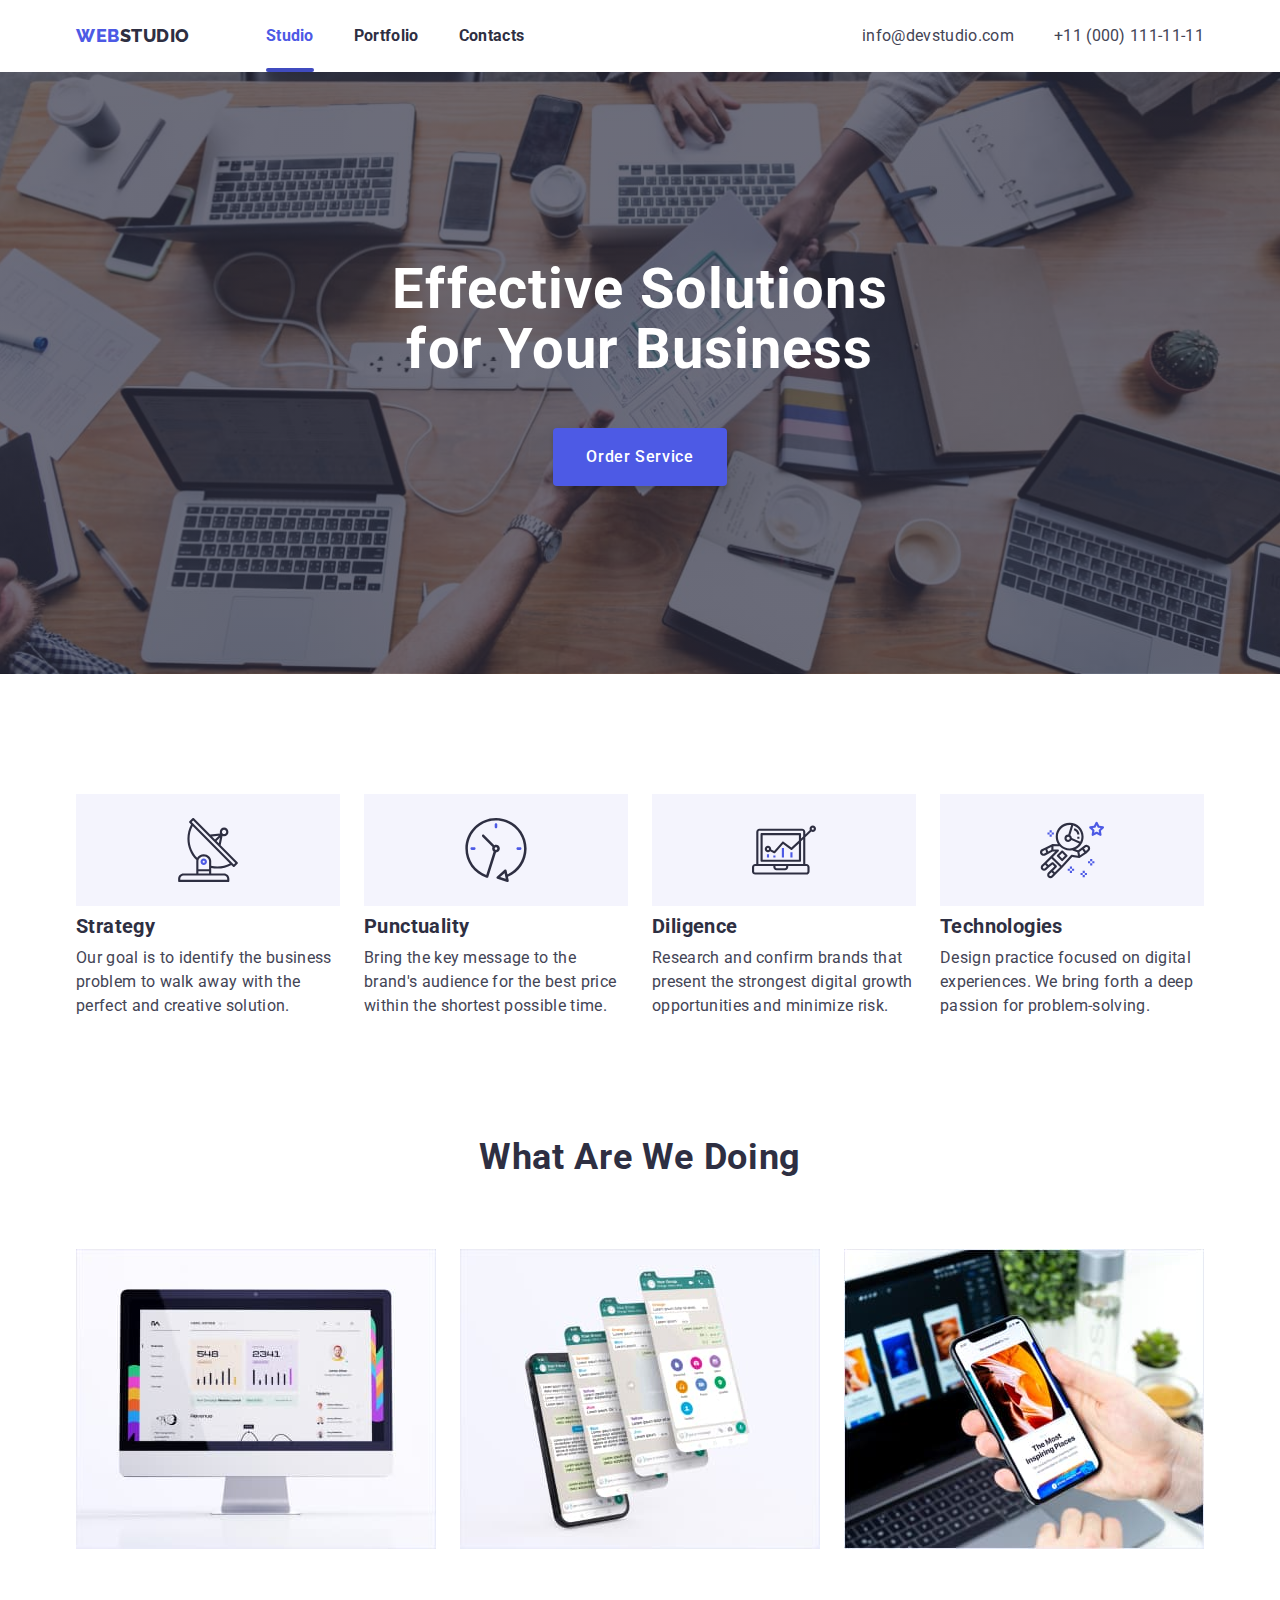
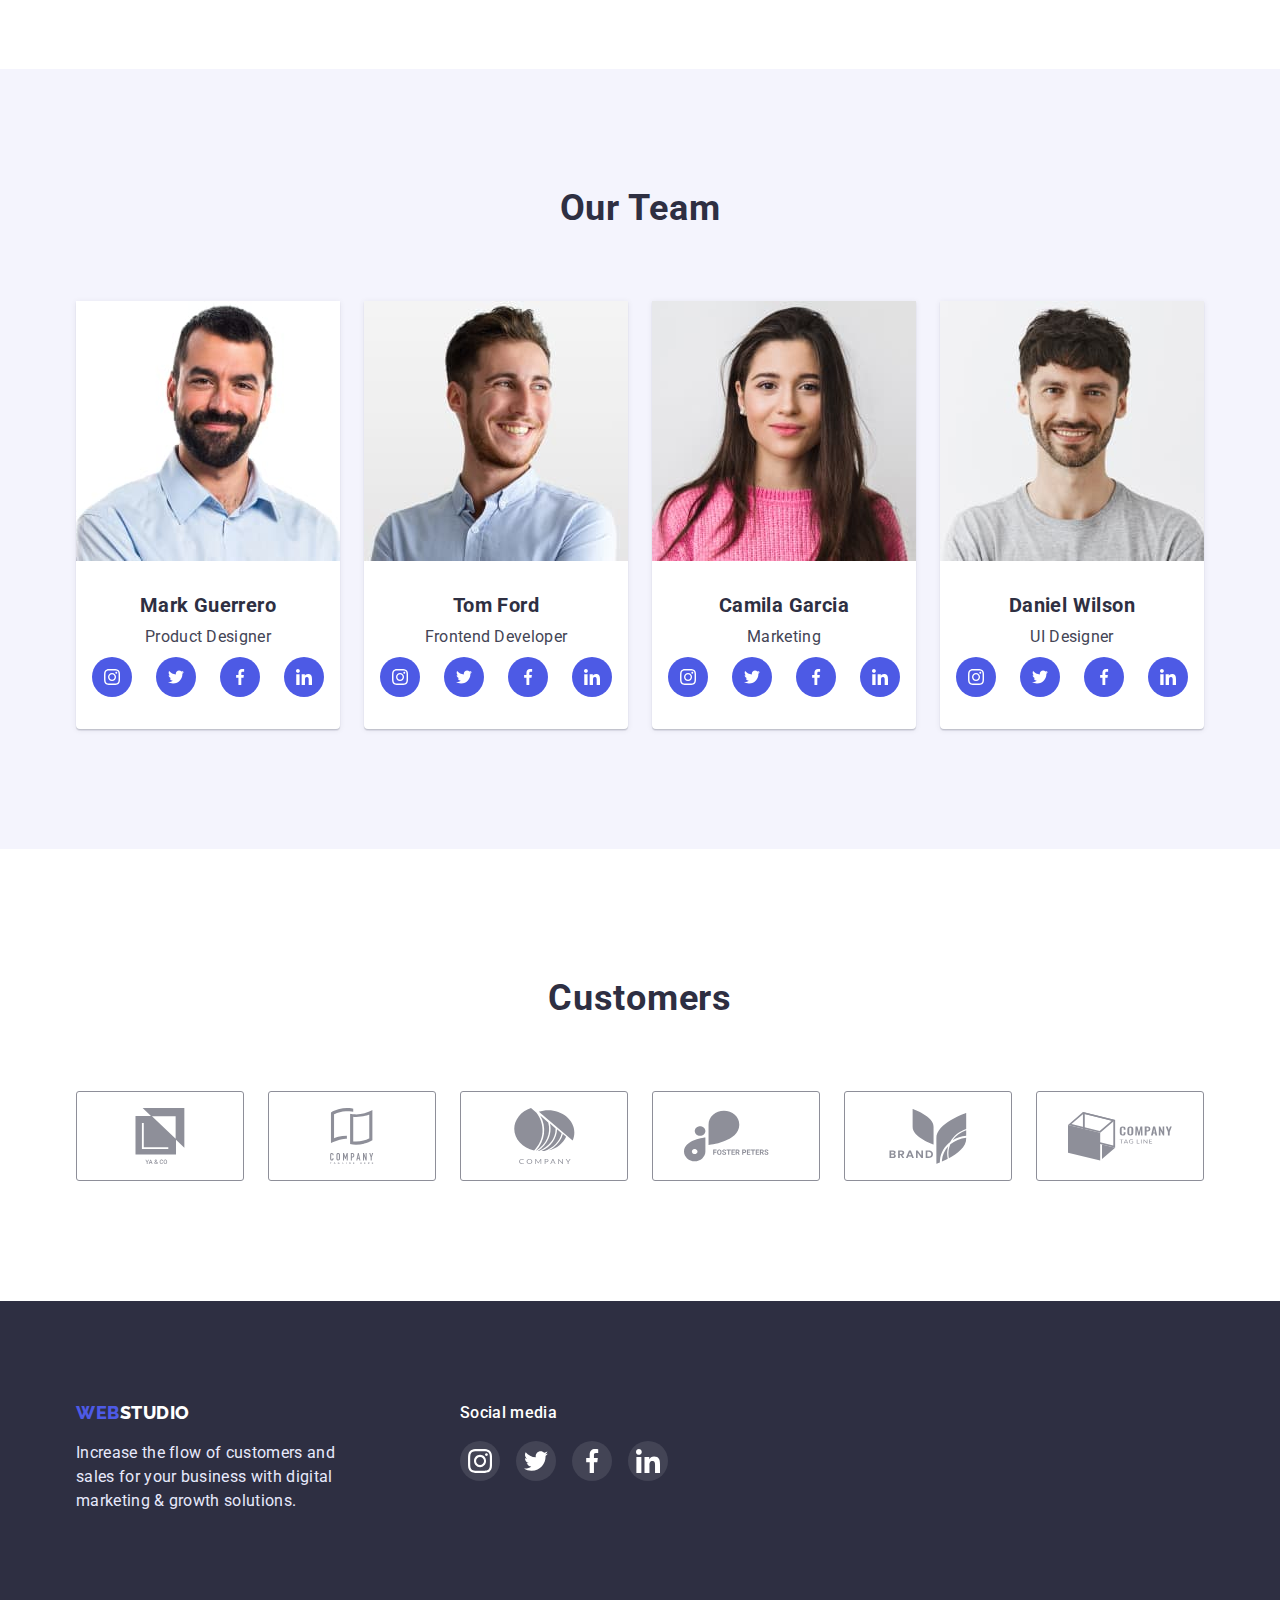
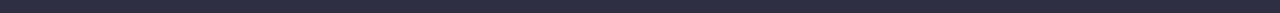
<file: index.html>
<!DOCTYPE html>
<html lang="en">
<head>
    <meta charset="UTF-8">
    <meta http-equiv="X-UA-Compatible" content="IE=edge">
    <meta name="viewport" content="width=device-width, initial-scale=1.0">
    <title>Web studio</title>
    <link rel="preconnect" href="https://fonts.googleapis.com">
    <link rel="preconnect" href="https://fonts.gstatic.com" crossorigin>
    <link href="https://fonts.googleapis.com/css2?family=Raleway:wght@800&family=Roboto:wght@400;500;700&display=swap" rel="stylesheet">
    <link rel="stylesheet" href="https://cdnjs.cloudflare.com/ajax/libs/modern-normalize/1.1.0/modern-normalize.min.css" integrity="sha512-wpPYUAdjBVSE4KJnH1VR1HeZfpl1ub8YT/NKx4PuQ5NmX2tKuGu6U/JRp5y+Y8XG2tV+wKQpNHVUX03MfMFn9Q==" crossorigin="anonymous" referrerpolicy="no-referrer" />
    <link rel="stylesheet" href="./css/styles.css">
</head>
<body>
    <!----------HEADER---------->
    <header class="header">
        <div class="container menu">
            <nav class="navigation">
                <a href="./index.html" class="logo link"><span class="span">web</span>studio</a>
                <ul class="site-nav list">
                    <li class="item"> <a class="active link" href="./index.html">Studio</a> </li>
                    <li class="item"> <a class="link" href="./portfolio.html">Portfolio</a> </li>
                    <li class="item"> <a class="link" href="">Contacts</a> </li>
                </ul>
            </nav>
            <ul class="contacts-list list">
                <li class="item"><a class="link" href="mailto:info@devstudio.com">info@devstudio.com</a></li>
                <li class="item"><a class="link" href="tel:+110001111111">+11 (000) 111-11-11</a></li>
            </ul>
        </div>
        </header>
    <main class="main">
        <!-------- HERO --------->
        <div class="hero-overlay">
        <section class="hero">
                <h1 class="title">
                    Effective Solutions for Your Business
                </h1>
                <div><button class="btn" type="button" data-modal-open>Order Service</button></div>
        </section>
        </div>
        <!------- BENEFITS ------->
        <section class="benefits">
            <div class="container">
            <h2 class="visually-hidden">Benefits</h2>
                <ul class="benefits-list list">
                <li class="item">
                    <div class="thumb">
                        <svg class="icon">
                            <use href="./images/svg/symbol-defs.svg#antenna" ></use>
                        </svg>
                    </div>
                    <h3 class="title">Strategy</h3> 
                    <p class="description">Our goal is to identify the business problem to walk away with the perfect and creative solution.</p>  
                </li>
                <li class="item">
                    <div class="thumb">
                        <svg class="icon">
                            <use href="./images/svg/symbol-defs.svg#clock" ></use>
                        </svg>
                    </div>
                    <h3 class="title">Punctuality</h3>
                    <p class="description">Bring the key message to the brand's audience for the best price within the shortest possible time. </p>
                </li>
                <li class="item">
                    <div class="thumb">
                        <svg class="icon">
                            <use href="./images/svg/symbol-defs.svg#diagram" ></use>
                        </svg>
                    </div>
                    <h3 class="title">Diligence</h3>
                    <p class="description">Research and confirm brands that present the strongest digital growth opportunities and minimize risk.</p>
                </li>
                <li class="item">
                    <div class="thumb">
                        <svg class="icon">
                            <use href="./images/svg/symbol-defs.svg#astronaut" ></use>
                        </svg>
                    </div>
                    <h3 class="title">Technologies</h3>
                    <p class="description">Design practice focused on digital experiences. We bring forth a deep passion for problem-solving.</p>
                </li>
            </ul>
            </div>
        </section>
        <!------- SERVICES ------->
        <section class="services">
           <div class="container">
            <h2 class="title">What are we doing</h2>
            <ul class="services-list list">
                <li class="item"><img src="./images/rectangle/Rectangle1.jpg" alt="statistics" width="360"></li>
                <li class="item"><img src="./images/rectangle/Rectangle2.jpg" alt="communication-apps"  width="360"></li>
                <li class="item"><img src="./images/rectangle/Rectangle3.jpg" alt="client-bases"  width="360"></li>
            </ul>
           </div>
        </section>
        <!------- TEAM ------->
        <section class="team">
          <div class="container">
            <h2 class="title">Our team</h2>
            <ul class="team-list list">
                <li class="item card">
                    <img src="./images/team/Mark-Guerrero.jpg" class="img" alt="Mark Guerrero" width="264">
                    <h3  class="employee">Mark Guerrero</h3>
                    <p class="position">Product Designer</p>
                    <ul class="contacts list">
                        <li class="item">
                            <a href="" class="link">
                             <svg class="icon">
                            <use href="./images/svg/symbol-defs.svg#instagram"></use>
                        </svg>
                            </a>
                        </li>
                        <li class="item">
                            <a href="" class="link">
                             <svg class="icon">
                            <use href="./images/svg/symbol-defs.svg#twitter"></use>
                        </svg>
                            </a>
                        </li>
                        <li class="item">
                            <a href="" class="link">
                             <svg class="icon">
                            <use href="./images/svg/symbol-defs.svg#facebook"></use>
                        </svg> 
                            </a>
                        </li>
                        <li class="item">
                            <a href="" class="link">
                             <svg class="icon">
                            <use href="./images/svg/symbol-defs.svg#linkedin"></use>
                        </svg>  
                            </a>
                        </li>
                    </ul>
                </li>
                <li class="item card">
                    <img src="./images/team/Tom-Ford.jpg" class="img" alt="Tom Ford" width="264">
                    <h3 class="employee">Tom Ford</h3>
                    <p class="position">Frontend Developer</p>
                    <ul class="contacts list">
                        <li class="item">
                            <a href="" class="link">
                             <svg class="icon">
                            <use href="./images/svg/symbol-defs.svg#instagram"></use>
                        </svg>   
                            </a>
                        </li>
                        <li class="item">
                            <a href="" class="link">
                             <svg class="icon">
                            <use href="./images/svg/symbol-defs.svg#twitter"></use>
                        </svg>   
                            </a>
                        </li>
                        <li class="item">
                            <a href="" class="link">
                             <svg class="icon">
                            <use href="./images/svg/symbol-defs.svg#facebook"></use>
                        </svg>  
                            </a>
                        </li>
                        <li class="item">
                            <a href="" class="link">
                             <svg class="icon">
                            <use href="./images/svg/symbol-defs.svg#linkedin"></use>
                        </svg>    
                            </a>
                        </li>
                    </ul>
                </li>
                <li class="item card">
                    <img src="./images/team/Camila-Garcia.jpg" class="img" alt="Camila Garcia" width="264">
                    <h3 class="employee">Camila Garcia</h3>
                    <p class="position">Marketing</p>
                    <ul class="contacts list">
                        <li class="item">
                            <a href="" class="link">
                             <svg class="icon">
                            <use href="./images/svg/symbol-defs.svg#instagram"></use>
                        </svg>
                            </a>
                        </li>
                        <li class="item">
                            <a href="" class="link">
                             <svg class="icon">
                            <use href="./images/svg/symbol-defs.svg#twitter"></use>
                        </svg>    
                            </a>
                        </li>
                        <li class="item">
                            <a href="" class="link">
                             <svg class="icon">
                            <use href="./images/svg/symbol-defs.svg#facebook"></use>
                        </svg>    
                            </a>
                        </li>
                        <li class="item">
                            <a href="" class="link">
                             <svg class="icon">
                            <use href="./images/svg/symbol-defs.svg#linkedin"></use>
                        </svg>    
                            </a>
                        </li>
                    </ul>
                </li>
                <li class="item card">
                    <img src="./images/team/Daniel-Wilson.jpg" class="img" alt="Daniel Wilson" width="264">
                    <h3 class="employee">Daniel Wilson</h3>
                    <p class="position">UI Designer</p>
                    <ul class="contacts list">
                        <li class="item">
                            <a href="" class="link">
                             <svg class="icon">
                            <use href="./images/svg/symbol-defs.svg#instagram"></use>
                        </svg>   
                            </a>
                        </li>
                        <li class="item">
                            <a href="" class="link">
                             <svg class="icon">
                            <use href="./images/svg/symbol-defs.svg#twitter"></use>
                        </svg>    
                            </a>
                        </li>
                        <li class="item">
                            <a href="" class="link">
                             <svg class="icon">
                            <use href="./images/svg/symbol-defs.svg#facebook"></use>
                        </svg>    
                            </a>
                        </li>
                        <li class="item">
                            <a href="" class="link">
                             <svg class="icon">
                            <use href="./images/svg/symbol-defs.svg#linkedin"></use>
                        </svg>    
                            </a>
                        </li>
                    </ul>
                </li>
            </ul>
          </div>
        </section>
        <!------- CUSTOMERS ------->
        <section class="customers">
        <div class="container">
            <h2 class="title">Customers</h2>
            <ul class="list">
                <li class="item">
                    <a href="" class="link">
                            <svg class="icon">
                         <use href="./images/svg/symbol-defs.svg#logo"></use>
                     </svg>
                    </a>
                </li>
                <li class="item">
                    <a href="" class="link">
                            <svg class="icon">
                         <use href="./images/svg/symbol-defs.svg#logo2"></use>
                     </svg>
                    </a>
                </li>
                <li class="item">
                    <a href="" class="link">
                            <svg class="icon">
                         <use href="./images/svg/symbol-defs.svg#logo3"></use>
                     </svg>
                    </a>
                </li>
                <li class="item">
                   <a href="" class="link">
                            <svg class="icon">
                         <use href="./images/svg/symbol-defs.svg#logo4"></use>
                     </svg>
                   </a>
                </li>
                <li class="item">
                   <a href="" class="link">
                            <svg class="icon">
                         <use href="./images/svg/symbol-defs.svg#logo5"></use>
                     </svg>
                   </a>
                </li>
                <li class="item">
                   <a href="" class="link">
                            <svg class="icon">
                         <use href="./images/svg/symbol-defs.svg#logo6"></use>
                     </svg>
                   </a>
                </li>
            </ul>
        </div>
        </section>
    </main>
    <footer class="footer">
           <div class="container">
            <div class="thumb">
                <a href="./index.html" class="logo link"><span class="span">web</span>studio</a>
                <p class="title">Increase the flow of customers and sales for your business with digital marketing & growth solutions.</p>
            </div>
            <div class="social-media">
                <p class="title">Social media</p>
                <ul class="list">
                    <li class="item">
                        <a href="" class="link">
                             <svg class="icon">
                            <use href="./images/svg/symbol-defs.svg#instagram"></use>
                        </svg>   
                        </a>
                    </li>
                    <li class="item">
                        <a href="" class="link">
                             <svg class="icon">
                            <use href="./images/svg/symbol-defs.svg#twitter"></use>
                        </svg>   
                        </a>
                    </li>
                    <li class="item">
                        <a href="" class="link">
                             <svg class="icon">
                            <use href="./images/svg/symbol-defs.svg#facebook"></use>
                        </svg>   
                        </a>
                    </li>
                    <li class="item">
                        <a href="" class="link">
                             <svg class="icon">
                            <use href="./images/svg/symbol-defs.svg#linkedin"></use>
                        </svg>   
                        </a>
                    </li>
                </ul>
            </div>
           </div>
    </footer> 
    <div class="backdrop is-hidden" data-modal>
        <div class="modal">
            <button type="button" class="modal-close" data-modal-close>
                <svg class="icon">
                    <use href="./images/svg/symbol-defs.svg#modal-close"></use>
                </svg>
            </button>
        </div>
    </div>
    <script src="./js/modal.js"></script>
</body>
</html>
</file>
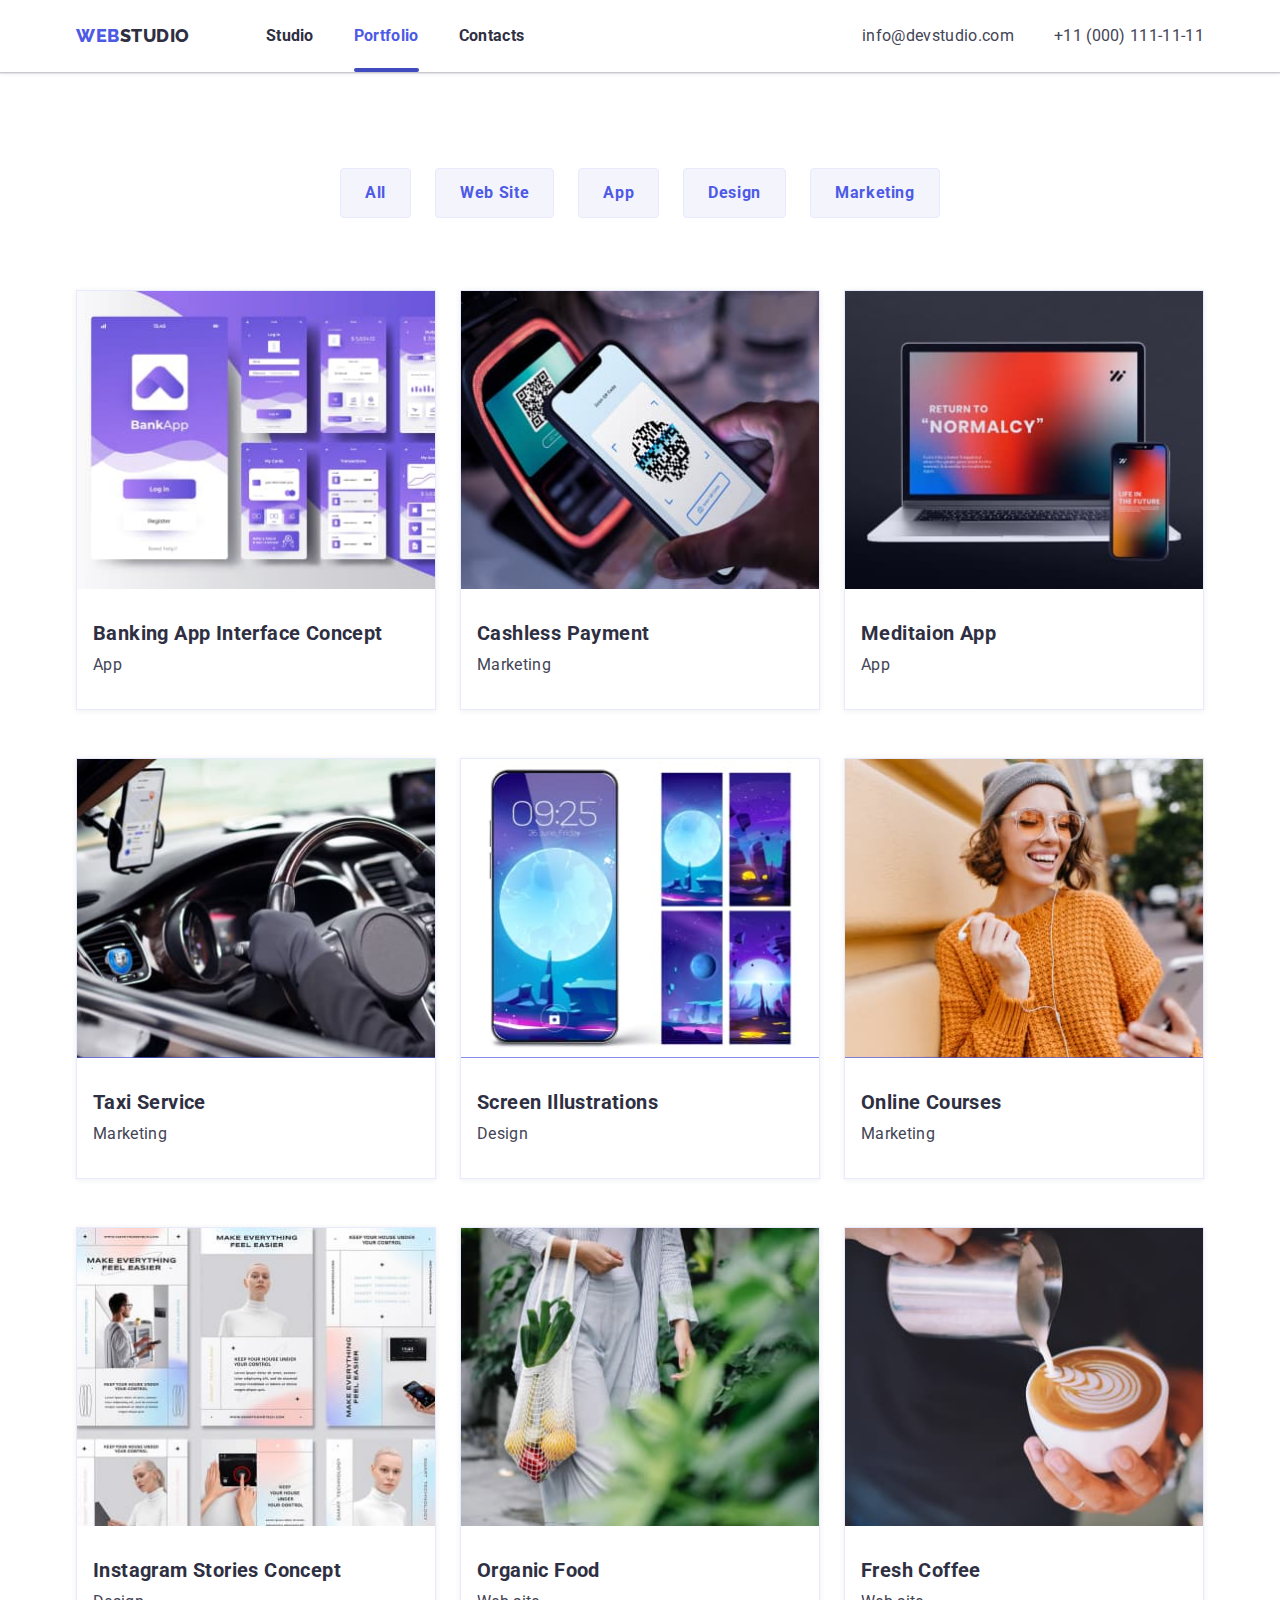
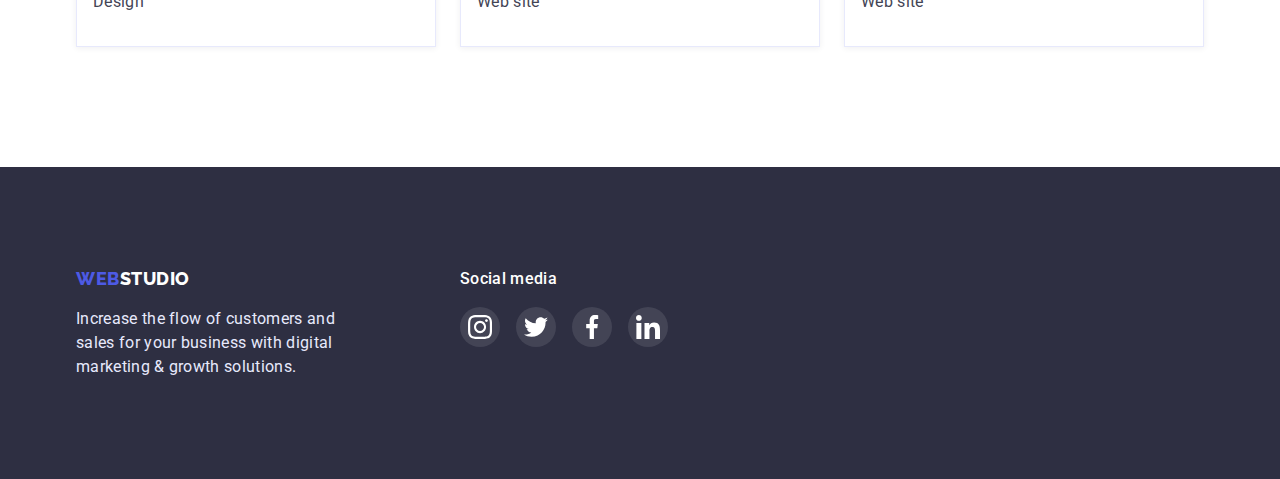
<file: portfolio.html>
<!DOCTYPE html>
<html lang="en">
<head>
    <meta charset="UTF-8">
    <meta http-equiv="X-UA-Compatible" content="IE=edge">
    <meta name="viewport" content="width=device-width, initial-scale=1.0">
    <title>Portfolio</title>
    <link rel="preconnect" href="https://fonts.googleapis.com">
    <link rel="preconnect" href="https://fonts.gstatic.com" crossorigin>
    <link href="https://fonts.googleapis.com/css2?family=Raleway:wght@800&family=Roboto:wght@400;500;700&display=swap" rel="stylesheet">
    <link rel="stylesheet" href="https://cdnjs.cloudflare.com/ajax/libs/modern-normalize/1.1.0/modern-normalize.min.css" integrity="sha512-wpPYUAdjBVSE4KJnH1VR1HeZfpl1ub8YT/NKx4PuQ5NmX2tKuGu6U/JRp5y+Y8XG2tV+wKQpNHVUX03MfMFn9Q==" crossorigin="anonymous" referrerpolicy="no-referrer" />
    <link rel="stylesheet" href="./css/styles.css">
</head>
<body>
    <!----------HEADER---------->
    <header class="header">
        <div class="container menu">
            <nav class="navigation">
                <a href="./index.html" class="logo link"><span class="span">web</span>studio</a>
                <ul class="site-nav list">
                    <li class="item"> <a class="link" href="./index.html">Studio</a> </li>
                    <li class="item"> <a class="active link" href="./portfolio.html">Portfolio</a> </li>
                    <li class="item"> <a class="link" href="">Contacts</a> </li>
                </ul>
            </nav>
            <ul class="contacts-list list">
                <li class="item"><a class="link" href="mailto:info@devstudio.com">info@devstudio.com</a></li>
                <li class="item"><a class="link" href="tel:+110001111111">+11 (000) 111-11-11</a></li>
            </ul>
        </div>
        </header>
    <main class="main">
        <h1 class="visually-hidden">Portfolio</h1>
        <!------- FILTERS ------->
        <section class="portfolio">
        <div class="container">
            <h2 class="visually-hidden">Filters</h2>
            <ul class="filters-list list">
                <li class="item">
                  <button type="button" class="btn">All</button>
                </li>
                <li class="item">
                    <button type="button" class="btn">Web Site</button>
                </li>
                <li class="item">
                    <button type="button" class="btn">App</button>
                </li>
                <li class="item">
                    <button type="button" class="btn">Design</button>
                </li>
                <li class="item">
                    <button type="button" class="btn">Marketing</button>
                </li>
            </ul>
            <!------- PROJECTS ------->
            <ul class="projects-list list">
              <li class="item">
                <a href="" class="link">
                  <div class="img-thumb">
                    <img src="./images/projects/project1.jpg" class="img" alt="first project" width="360" >
                    <p class="overlay" >14 Stylish and User-Friendly App Design Concepts · Task Manager App · Calorie Tracker App · Exotic Fruit Ecommerce App · Cloud Storage App</p>
                  </div>
                  <div class="thumb">
                    <h2 class="title">Banking App Interface Concept</h2>
                    <p class="category">App</p>
                  </div>
                </a>
              </li>
              <li class="item">
                <a href="" class="link">
                  <div class="img-thumb">
                    <img src="./images/projects/project2.jpg" class="img" alt="second project" width="360" >
                    <p class="overlay" >14 Stylish and User-Friendly App Design Concepts · Task Manager App · Calorie Tracker App · Exotic Fruit Ecommerce App · Cloud Storage App</p>
                  </div>
                  <div class="thumb">
                    <h2 class="title">Cashless Payment</h2>
                    <p class="category">Marketing</p>
                  </div>
                </a>
              </li>
              <li class="item">
                <a href="" class="link">
                  <div class="img-thumb">
                    <img src="./images/projects/project3.jpg" class="img" alt="third project" width="360" >
                    <p class="overlay" >14 Stylish and User-Friendly App Design Concepts · Task Manager App · Calorie Tracker App · Exotic Fruit Ecommerce App · Cloud Storage App</p>
                  </div>
                  <div class="thumb">
                    <h2 class="title">Meditaion App</h2>
                    <p class="category">App</p>
                  </div>
                </a>
              </li>
              <li class="item">
                <a href="" class="link">
                  <div class="img-thumb">
                    <img src="./images/projects/project4.jpg" class="img" alt="fourth project" width="360" >
                    <p class="overlay" >14 Stylish and User-Friendly App Design Concepts · Task Manager App · Calorie Tracker App · Exotic Fruit Ecommerce App · Cloud Storage App</p>
                  </div>
                  <div class="thumb">
                    <h2 class="title">Taxi Service</h2>
                    <p class="category">Marketing</p>
                  </div>
                </a>
              </li>
              <li class="item">
                <a href="" class="link">
                  <div class="img-thumb">
                    <img src="./images/projects/project5.jpg" class="img" alt="fifth project" width="360" >
                    <p class="overlay" >14 Stylish and User-Friendly App Design Concepts · Task Manager App · Calorie Tracker App · Exotic Fruit Ecommerce App · Cloud Storage App</p>
                  </div>
                  <div class="thumb">
                    <h2 class="title">Screen Illustrations</h2>
                    <p class="category">Design</p>
                  </div>
                </a>
              </li>
              <li class="item">
                <a href="" class="link">
                  <div class="img-thumb">
                    <img src="./images/projects/project6.jpg" class="img" alt="sixth project" width="360" >
                    <p class="overlay" >14 Stylish and User-Friendly App Design Concepts · Task Manager App · Calorie Tracker App · Exotic Fruit Ecommerce App · Cloud Storage App</p>
                  </div>
                  <div class="thumb">
                    <h2 class="title">Online Courses</h2>
                    <p class="category">Marketing</p>
                  </div>
                </a>
              </li>
              <li class="item">
                <a href="" class="link">
                  <div class="img-thumb">
                    <img src="./images/projects/project7.jpg" class="img" alt="seventh project" width="360" >
                    <p class="overlay" >14 Stylish and User-Friendly App Design Concepts · Task Manager App · Calorie Tracker App · Exotic Fruit Ecommerce App · Cloud Storage App</p>
                  </div>
                  <div class="thumb">
                    <h2 class="title">Instagram Stories Concept</h2>
                    <p class="category">Design</p>
                  </div>
                </a>
              </li>
              <li class="item">
                <a href="" class="link">
                  <div class="img-thumb">
                    <img src="./images/projects/project8.jpg" class="img" alt="eighth project" width="360" >
                    <p class="overlay" >14 Stylish and User-Friendly App Design Concepts · Task Manager App · Calorie Tracker App · Exotic Fruit Ecommerce App · Cloud Storage App</p>
                  </div>
                  <div class="thumb">
                    <h2 class="title">Organic Food</h2>
                    <p class="category">Web site</p>
                  </div>
                </a>
              </li>
              <li class="item">
                <a href="" class="link">
                  <div class="img-thumb">
                    <img src="./images/projects/project9.jpg" class="img" alt="ninth project" width="360" >
                    <p class="overlay" >14 Stylish and User-Friendly App Design Concepts · Task Manager App · Calorie Tracker App · Exotic Fruit Ecommerce App · Cloud Storage App</p>
                  </div>
                  <div class="thumb">
                    <h2 class="title">Fresh Coffee</h2>
                    <p class="category">Web site</p>
                  </div>
                </a>
              </li>
            </ul>
        </div>
        </section>
    </main>
    <footer class="footer">
        <div class="container">
         <div class="thumb">
             <a href="./index.html" class="logo link"><span class="span">web</span>studio</a>
             <p class="title">Increase the flow of customers and sales for your business with digital marketing & growth solutions.</p>
         </div>
         <div class="social-media">
             <p class="title">Social media</p>
             <ul class="list">
                 <li class="item">
                     <a href="" class="link">
                          <svg class="icon">
                         <use href="./images/svg/symbol-defs.svg#instagram"></use>
                     </svg>   
                     </a>
                 </li>
                 <li class="item">
                     <a href="" class="link">
                          <svg class="icon">
                         <use href="./images/svg/symbol-defs.svg#twitter"></use>
                     </svg>   
                     </a>
                 </li>
                 <li class="item">
                     <a href="" class="link">
                          <svg class="icon">
                         <use href="./images/svg/symbol-defs.svg#facebook"></use>
                     </svg>   
                     </a>
                 </li>
                 <li class="item">
                     <a href="" class="link">
                          <svg class="icon">
                         <use href="./images/svg/symbol-defs.svg#linkedin"></use>
                     </svg>   
                     </a>
                 </li>
             </ul>
         </div>
        </div>
 </footer>
</body>
</html>
</file>
<file: css/styles.css>
:root {
  --brand-color: #4D5AE5;
  --ocean-color: #404BBF;
  --navy-blue-color: #2E2F42;
  --navy-blue-modal:rgba(46, 47, 66, 0.4);
  --green-success-color: #31D0AA;
  --slate-color: #434455;
  --light-slate-color: #8E8F99;
  --cornflower-color: #E7E9FC;
  --cloud-color: #F4F4FD;
  --white-color: #ffffff;
  --black-color: #000000;
  --modal-bg: #fcfcfc;
}
html {
  box-sizing: border-box;
}
*, *::before, *::after{
  box-sizing: inherit;
}
body {
  margin: 0;
  font-family: 'Roboto', sans-serif;

  color: var(--slate-color); 
}
/* ------TECH-TEGS------ */
section {
  padding-top: 120px;
  padding-bottom: 120px;
}
h1,h2,h3,h4,h5,h6,p {
  margin: 0;
}
ul,li {
  margin: 0;
}
img {
  display: block;
  max-width: 100%;
  height: auto;
  }
.section.no-padding {
  padding-top: 0;
  padding-bottom: 0;
}
.container {
  width: 1158px;
  margin: 0 auto;
  padding-left: 15px; padding-right: 15px;
}
.list{
  margin: 0;
  padding: 0;
  list-style: none;
}
.link {
  text-decoration: none;
}
.btn {
  border: 1px solid transparent;
}
.icon {
  overflow: visible;
}


 /*---------HEADER-------- */

.header {
  max-height: 72px;
  box-shadow: 0px 2px 1px rgba(46, 47, 66, 0.08), 0px 1px 1px rgba(46, 47, 66, 0.16), 0px 1px 6px rgba(46, 47, 66, 0.08);
}
.header .menu{
  display: flex;
  align-items: center;
}
.navigation {
  display: flex;
  align-items: center;
}
.header .logo {
  padding-top: 24px;
  padding-bottom: 24px;

  font-weight: 800;
  font-size: 18px;
  line-height: 1.33;
  letter-spacing: 0.03em;
  font-family: Raleway, sans-serif;
  text-transform: uppercase;

  color: var(--navy-blue-color);
  transition: color 250ms cubic-bezier(0.4, 0, 0.2, 1);
}
.site-nav {
  display: flex;
  align-items: center;
  margin-left: 76px;
}
.logo .span {
  color: var(--brand-color);
}
.site-nav .link {
  display: block;
  padding-top: 24px;
  padding-bottom: 24px;

  font-weight: 700;
  font-size: 16px;
  line-height: 1.5;
  letter-spacing: 0.02em;

  color: var(--navy-blue-color);
  transition: color 250ms cubic-bezier(0.4, 0, 0.2, 1);
}
.site-nav .item {
  position: relative;
}
.site-nav .item + .item {
  margin-left: 40px;
}
.navigation .active {
  color: var(--brand-color);
}
.active::after {
  position: absolute;
  content: '';
  width: 100%;
  height: 4px;
  bottom: 0;
  left: 0;

  border-radius: 2px;
  background-color: var(--ocean-color);
}
.contacts-list{
  display: flex;
  margin-left: auto;
}
.contacts-list .item + .item {
  margin-left: 40px;
}
.contacts-list .link {
  display: block;
  padding-top: 24px;
  padding-bottom: 24px;

  font-size: 16px;
  line-height: 1.5;
  letter-spacing: 0.02em;

  color: var(--slate-color);
  transition: color 250ms cubic-bezier(0.4, 0, 0.2, 1);
}
.navigation .link:hover,
.navigation .link:focus,
.contacts-list .link:hover,
.contacts-list .link:focus {
  color: var(--brand-color);
}

/*---------HERO-------- */

.hero {
  padding-top: 188px;
  padding-bottom: 188px;
  
  align-items: center;
  text-align: center;
}
.hero-overlay {
  min-height: 600px;
  max-width: 1440px;
  margin-left: auto;
  margin-right: auto;

  background-color: var(--navy-blue-color);
  background-image: linear-gradient(to right,
   rgba(46, 47, 66, 0.7),
   rgba(46, 47, 66, 0.7)
    ),
    url(../images/banner/people-office-1.jpg);
    background-repeat: no-repeat;
    background-position: center;
    background-size: cover;
}

.hero .title {
  display: inline-block;
  width: 496px;
  margin-top: 0px;
  margin-bottom: 48px;

  text-align: center;
  font-weight: 800px;
  font-size: 56px;
  line-height: 1.07;
  letter-spacing: 0.02em;

  color: var(--white-color);
}
.hero .btn {
  display: inline-block;
  padding: 16px 32px;

  font-family: inherit;
  font-weight: 500;
  font-size: 16px;
  line-height: 1.5;
  letter-spacing: 0.04em;

  color: var(--white-color);
  background-color: var(--brand-color);
  border: 1px solid transparent;
  border-radius: 4px;
  cursor: pointer;
  box-shadow: 0px 4px 4px rgba(0, 0, 0, 0.15);

  transition: background-color 250ms cubic-bezier(0.4, 0, 0.2, 1);
}
.hero .btn:hover,
.hero .btn:focus {
  background-color: var(--ocean-color);
}

/*---------BENEFITS-------- */

.benefits {
  padding-top: 120px;
  padding-bottom: 0px;
}

.visually-hidden {
  position: absolute;
  width: 1px;
  height: 1px;
  margin: -1px;
  border: 0;
  padding: 0;
  
  white-space: nowrap;
  clip-path: inset(100%);
  clip: rect(0 0 0 0);
  overflow: hidden;
}
.benefits-list {
  display: flex;
}
.benefits-list .item + .item {
  margin-left: 24px;
}
.benefits .thumb {
  width: 264px;
  padding: 24px 100px;
  margin-bottom: 8px;

  background-color: var(--cloud-color);
}
.benefits .icon {
  display: block;

  width: 64px;
  height: 64px;
}
.benefits .title {
  margin-bottom: 8px;

  font-weight: 700;
  font-size: 20px;
  line-height: 1.2;
  letter-spacing: 0.02em;

  color: var(--navy-blue-color);
}
.benefits .description {
  width: 264px;

  font-size: 16px;
  line-height: 1.5;
  letter-spacing: 0.02em;

  color: var(--slate-color);
}

/*---------SERVICES-------- */

.services-list {
  display: flex;
}
.services-list .item+.item {
  margin-left: 24px;
}
.services .title {
  margin-bottom: 72px;

  font-weight: 700;
  font-size: 36px;
  line-height: 1.1;
  text-align: center;
  letter-spacing: 0.02em;
  text-transform: capitalize;

  color: var(--navy-blue-color);
}

/*------------TEAM------------- */
.team {
  background-color: var(--cloud-color);
}

.team .title {
  margin-bottom: 72px;

  font-weight: 700;
  font-size: 36px;
  line-height: 1.1;
  text-align: center;
  letter-spacing: 0.02em;
  text-transform: capitalize;

  color: var(--navy-blue-color);
}
.team-list {
  display: flex;
}
.team-list .item+.item{
  margin-left: 24px;
}
.team-list .card{
  background: var(--white-color);
box-shadow: 0px 1px 6px rgba(46, 47, 66, 0.08), 0px 1px 1px rgba(46, 47, 66, 0.16), 0px 2px 1px rgba(46, 47, 66, 0.08);
border-radius: 0px 0px 4px 4px;
}
.team-list  .img{
  margin-bottom: 32px;
}
.team .employee {
  margin-bottom: 8px;

  font-weight: 700;
  font-size: 20px;
  line-height: 1.2;
  text-align: center;
  letter-spacing: 0.02em;

  color: var(--navy-blue-color);
}
.team .position {
  margin-bottom: 8px;

  font-size: 16px;
  line-height: 1.5;
  text-align: center;
  letter-spacing: 0.02em;

  color: var(--slate-color);
} 
.team .contacts {
  display: flex;
  justify-content: center;

  margin-bottom: 32px;
}
.team .contacts .item{
  width: 40px;
  height: 40px; 
}
.team  .contacts .link {
  display: flex;
  align-items: center;
  justify-content: center;
  width: 100%;
  height: 100%;
  padding: 12px;

  background-color: var(--brand-color);
  border-radius: 50%;

  transition: background-color 250ms cubic-bezier(0.4, 0, 0.2, 1);
}

.team .icon {
  width: 16px;
  height: 16px;

  fill: var(--white-color);
}
.team .contacts .link:hover,
.team .contacts .link:focus {
  background-color: var(--ocean-color);
}

/* -------CUSTOMERS-------  */

.customers{
  padding-top: 130px;
}
.customers .title {
  font-weight: 700;
font-size: 36px;
line-height: 1.11;
text-align: center;
letter-spacing: 0.02em;
margin-bottom: 72px;

color: var(--navy-blue-color);
}
.customers .list {
  display: flex;
}
.customers .item + .item {
  margin-left: 24px;
}
.customers .link { 
  display: flex;
  align-items: center;
  justify-content: center;
  width: 168px;
  height: 100%;
  padding: 16px 32px;
  
  border-radius: 3px;
  border: 1px solid var(--light-slate-color);

  transition: border-color 250ms cubic-bezier(0.4, 0, 0.2, 1);
}
.customers .link:hover,
.customers .link:focus {
  border-color: var(--ocean-color);
}
.customers .icon {
  width: 104px;
  height: 56px;

  fill: var(--light-slate-color);

  transition: fill 250ms cubic-bezier(0.4, 0, 0.2, 1);
}
.customers .link:hover .icon,
.customers .link:focus .icon{
  fill: var(--ocean-color);
}


/* SECOND-PAGE-PORTFOLIO */

.portfolio {
  padding-top: 96px;
}
.filters-list {
  display: flex;
  justify-content:center  ;
  margin-bottom: 72px;
}
.filters-list .item+.item{
  margin-left: 24px;
}

/* PROJECTS-LIST */

.projects-list {
  display: flex;
  flex-wrap: wrap;
}
.projects-list .item {
  width: calc((100% - 48px) / 3);

  border: 1px solid var(--cornflower-color);
  box-shadow: 0px 1px 6px rgba(46, 47, 66, 0.08);
  transition-property: background-color,color,border,box-shadow;
  transition-duration: 250ms;
}
.projects-list .item:hover, 
.projects-list .item:focus {
  border: 0.5px solid var(--cloud-color);
  box-shadow: 0px 1px 6px rgba(46, 47, 66, 0.08), 0px 1px 1px rgba(46, 47, 66, 0.16), 0px 2px 1px rgba(46, 47, 66, 0.08); 
}
.projects-list .item:not(:nth-child(3n)) {
  margin-right: 24px;
}
.projects-list .item:not(:nth-last-child(-n+3)) {
  margin-bottom: 48px ;
}
.projects-list .link {
  display: block;
  width: 100%;
  height: 100%;
}
.projects-list .img-thumb {
  position: relative;
  overflow: hidden;
}
.projects-list .thumb {
  padding: 32px 16px;
}
.projects-list .title {
  margin-bottom: 8px;

  font-weight: 700;
  font-size: 20px;
  line-height: 1.2;
  letter-spacing: 0.02em;

  color: var(--navy-blue-color);
}
.projects-list .category {
  font-size: 16px;
  line-height: 1.5;
  letter-spacing: 0.02em;

  color: var(--slate-color);
}
/* -------cards-OVERLAY----- */
.projects-list .overlay {
  position: absolute;
  top: 0;
  left: 0;
  width: 100%;
  min-height: 100%;
  padding: 40px 32px;

  font-family: 'Roboto';
  font-style: normal;
  font-weight: 400;
  font-size: 16px;
  line-height: 1.5;
  letter-spacing: 0.02em;

  color: var(--cloud-color);
  background-color: var(--brand-color);

  transform: translateY(100%);
  transition: transform 250ms cubic-bezier(0.4, 0, 0.2, 1);;
}
.projects-list .item:hover .overlay,
.projects-list .item:focus .overlay {
  transform: translateY(0);
}

/* ------FILTER-BTNS------ */

.filters-list .btn {
  display: block;
  padding: 12px 24px;

  font-family: inherit;
  font-weight: 700;
  font-size: 16px;
  line-height: 1.5;
  text-align: center;
  letter-spacing: 0.04em;

  color: var(--brand-color);
  background-color: var(--cloud-color);
  border-radius: 4px;
  border: 1px solid var(--cornflower-color) ;
  cursor: pointer;

  transition-property: background-color,color,border,box-shadow ;
  transition-duration: 250ms;
  transition-timing-function: cubic-bezier(0.4, 0, 0.2, 1);
}
.filters-list .btn:hover,
.filters-list .btn:focus  {
  border: 1px solid var(--brand-color);
  color: var(--white-color);
  background-color: var(--brand-color);
  box-shadow: 0px 3px 1px rgba(0, 0, 0, 0.1), 0px 2px 1px rgba(0, 0, 0, 0.08), 0px 2px 2px rgba(0, 0, 0, 0.12);
}
/* .active {
  border: 1px solid var(--brand-color);
  color: var(--white-color);
  background-color: var(--brand-color);
  box-shadow: 0px 3px 1px rgba(0, 0, 0, 0.1), 0px 2px 1px rgba(0, 0, 0, 0.08), 0px 2px 2px rgba(0, 0, 0, 0.12);
} */

/*------------FOOTER------------- */

.footer {
  padding: 100px 0px;
  background: var(--navy-blue-color);
}
.footer .container {
  display: flex;
}
.footer .thumb {
  margin-right: 120px;
}
.footer .thumb .logo {
  display: block;
  margin-bottom: 16px;

  font-weight: 800;
  font-size: 18px;
  line-height: 1.33;
  letter-spacing: 0.03em;
  font-family: Raleway, sans-serif;
  text-transform: uppercase;

  color: var(--white-color);
}
.footer .thumb .title {
  width: 264px;
  line-height: 1.5;
  letter-spacing: 0.02em; 

  color: var(--cornflower-color);
}
.social-media .title {
  margin-bottom: 16px;

  font-weight: 500;
  font-size: 16px;
  line-height: 1.5;
  letter-spacing: 0.02em;
  color: #FFFFFF;
}
.social-media .list {
  display: flex;
}
.social-media .item {
  width: 40px;
  height: 40px;
}
.social-media .item + .item {
  margin-left: 16px;
}
.social-media .link {
  display: flex;
  align-items: center;
  justify-content: center;
  width: 100%;
  height: 100%;

  background-color: var(--slate-color);
  border-radius: 50%;

  transition: background-color 250ms cubic-bezier(0.4, 0, 0.2, 1);
}
.social-media .link:focus,
.social-media .link:hover {
  background-color: var(--green-success-color);
}
.social-media .icon {
  width: 24px;
  height: 24px;

  fill: var(--white-color);
}

/* ---------MODAL------- */

.backdrop {
  position: fixed;
  top: 0;
  width: 100%;
  height: 100%;

  background-color: var(--navy-blue-modal);
  transition: scale 250ms, visibility 250ms, opacity 250ms;
}
.modal {
  position: absolute;
  top: 50%;
  left: 50%;
  width: 408px;
  min-height: 576px;

  background-color: var(--modal-bg);

  transform: translate(-50%, -50%);
  transition: scale 350ms;
}
.backdrop.is-hidden .modal {
  transform: translate(-50%,-50%) scale(2);
  
}
.modal-close {
  position: absolute;
  top: 24px;
  right: 24px;
  padding: 8px;

  background-color: var(--cornflower-color);
  border: 1px solid rgba(0, 0, 0, 0.1);
  border-radius: 50%;
  cursor: pointer;

  transition: background-color 250ms cubic-bezier(0.4, 0, 0.2, 1);
}
.modal-close:hover,
.modal-close:focus {
  background-color: var(--ocean-color);
}
.modal-close .icon {
  display: block;
  width: 8px;
  height: 8px;
  
  fill: var(--black-color);
  transition: fill 250ms cubic-bezier(0.4, 0, 0.2, 1);
}
.modal-close:hover .icon,
.modal-close:focus .icon {
  fill: var(--white-color);
}
.is-hidden {
  visibility: hidden;
  scale: 2;
  opacity: 0;
}
</file>
